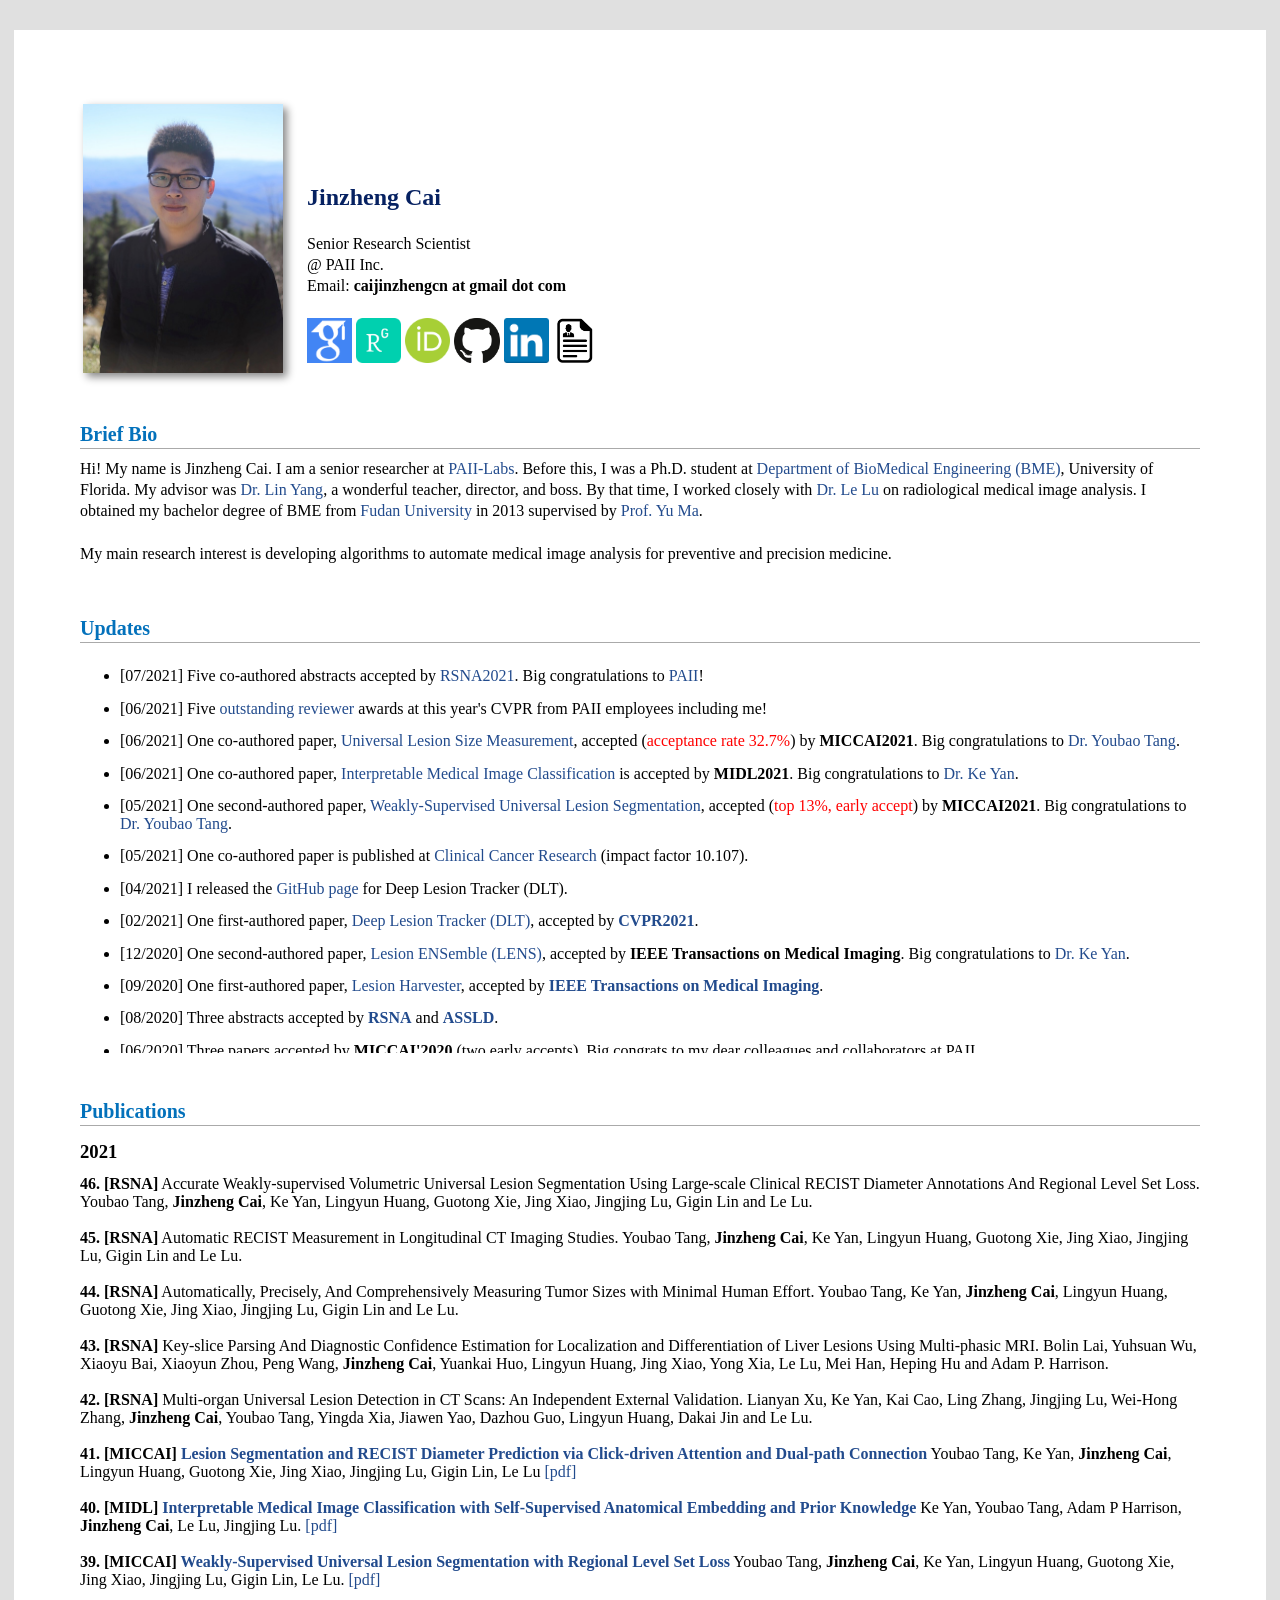
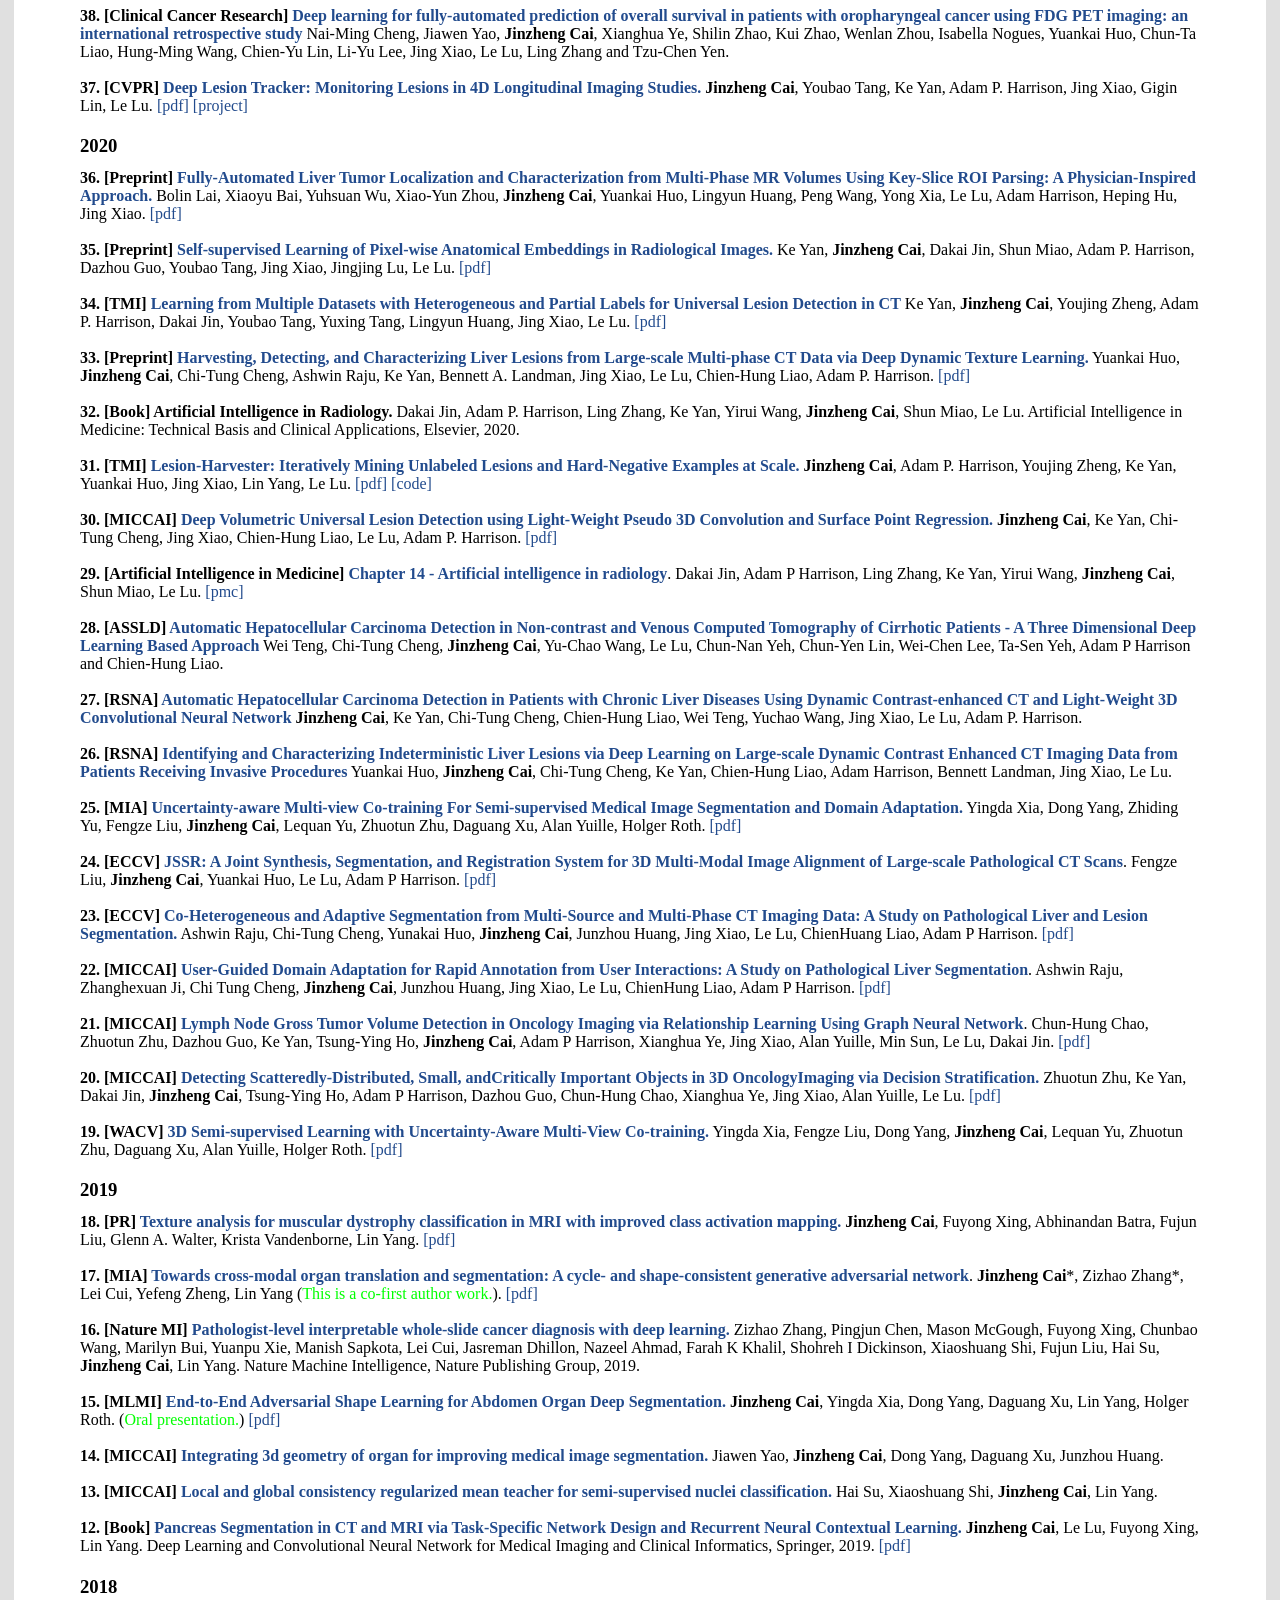
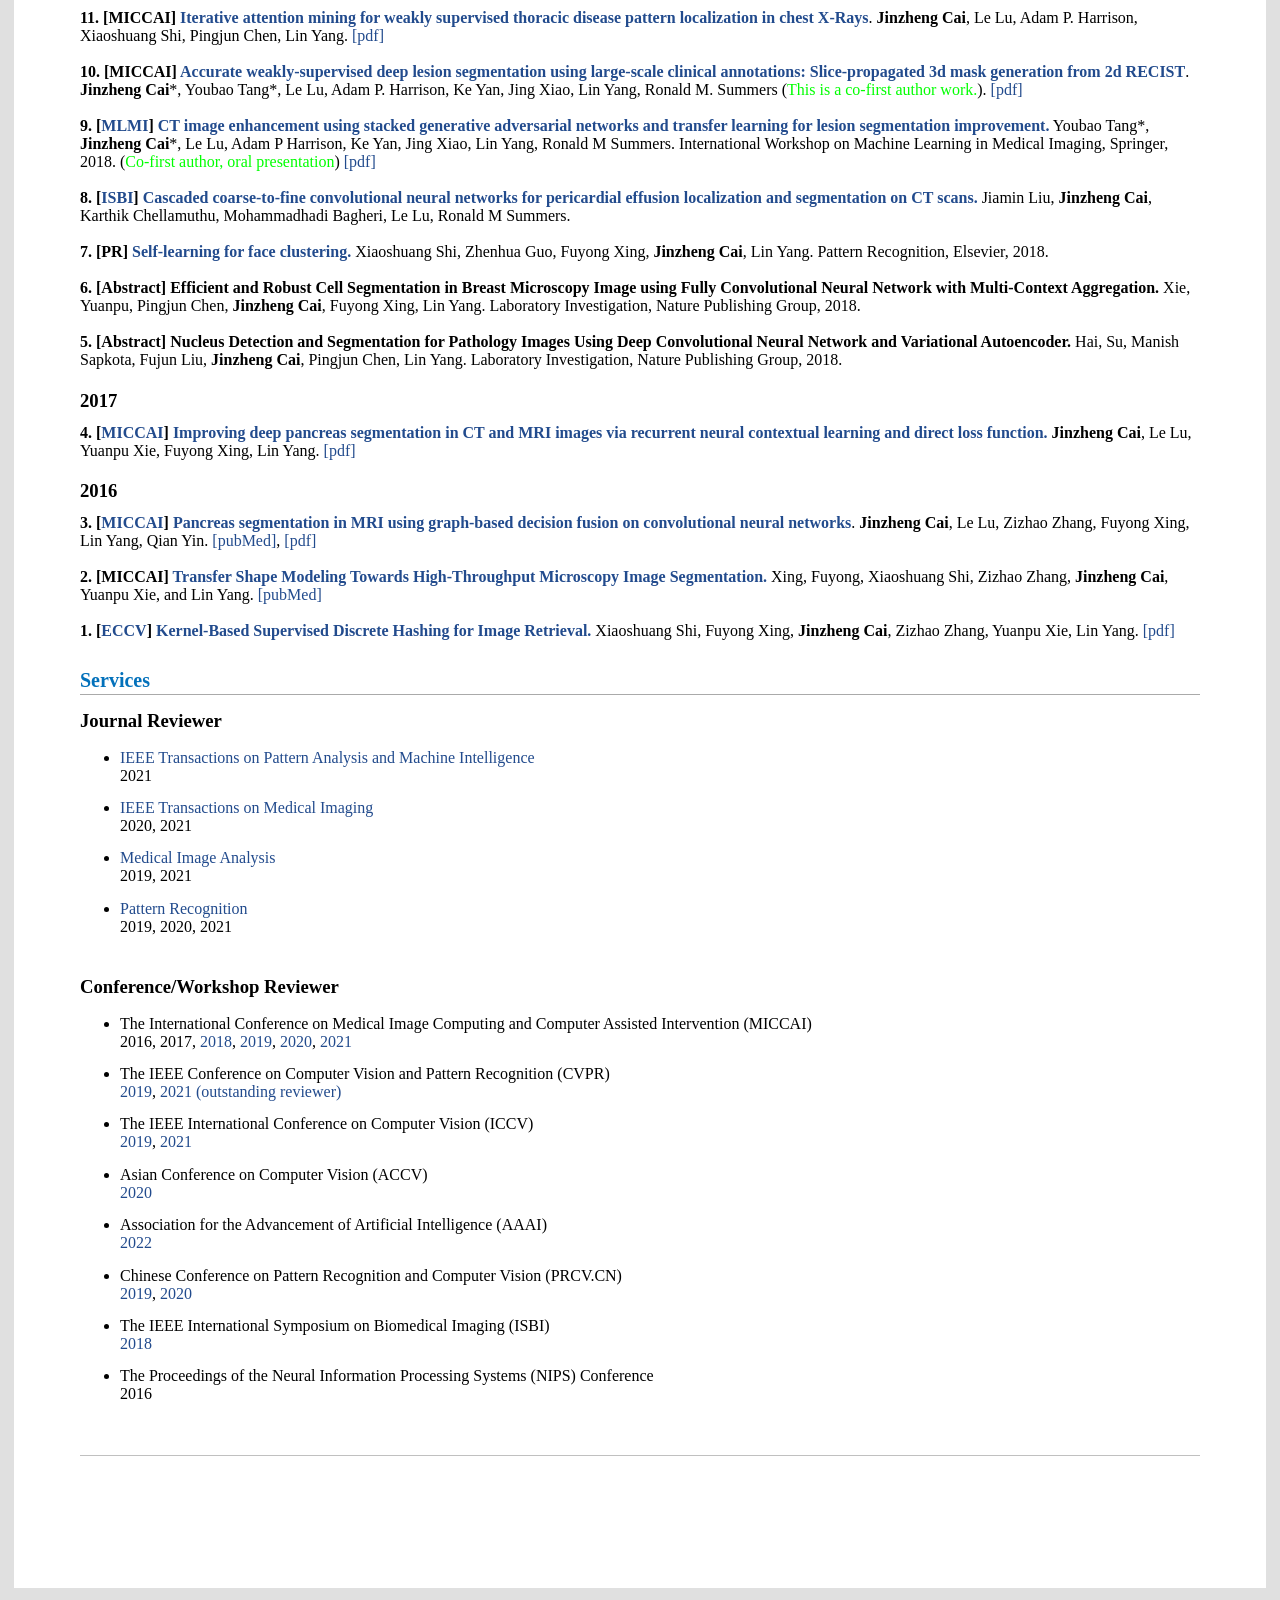
<file: index.html>
<!DOCTYPE html PUBLIC "-//W3C//DTD XHTML 1.1//EN" "http://www.w3.org/TR/xhtml11/DTD/xhtml11.dtd">
<html xmlns="http://www.w3.org/1999/xhtml" xml:lang="en">

<head>
    <meta name="author" content="Jinzheng Cai" /> 
    <meta name="keyworkds" content="Jinzheng Cai, Homepage" />
    <meta name="description" content="Homepage of Jinzheng Cai" /> 
    <meta name="viewport" content="width=device-width, initial-scale=1.0" />
    <meta name="google-site-verification" content="MoR9-zmnPM1LMkTPIjp1GhWG192L2Yv8wTwtZGUqXVM" />
    <meta http-equiv="Content-Type" content="text/html; charset=UTF-8">
    <meta name="google-site-verification" content="hRWbpxG41y_dQCgyn9ixgd180Bz3c8Z8zBkN8ItnNB8" />

    <link rel="stylesheet" href="./datafiles/jemdoc.css" type="text/css">
    <title>Jinzheng Cai-Home Page</title>

    <script type="text/javascript" async="" src="./datafiles/ga.js"></script>
    <script type="text/javascript" async="" src="./datafiles/map.js"></script>
    <script type="text/javascript">
        var _gaq = _gaq || [];
        _gaq.push(['_setAccount', 'UA-39824124-1']);
        _gaq.push(['_trackPageview']);

        (function() {
            var ga = document.createElement('script'); ga.type = 'text/javascript'; ga.async = true;
            ga.src = ('https:' == document.location.protocol ? 'https://ssl' : 'http://www') + '.google-analytics.com/ga.js';
            var s = document.getElementsByTagName('script')[0]; s.parentNode.insertBefore(ga, s);
        })();
    </script>
    
    <!-- <div><style>*{font-family:undefined,sans-serif!important;}</style></div> -->
    <script type="text/javascript" src="./datafiles/jquery.min.js"></script>
</head>

<body data-feedly-mini="yes">

<div id="layout-content" style="margin-top:25px">

<br><br>

<table>
    <tbody>
        <tr>
            <td rowspan="1">
                <img src="./images/selfie.jpeg" border="0" width="200" align="right" style="box-shadow: 4px 4px 8px #888; margin-right:20px; margin-top: 0px"><br>
            </td>

            <td valign="bottom">
                <div id="toptitle">
                    <h1><font size="5" color="#062161">Jinzheng Cai</font> &nbsp; </h1>
                    <h1></h1>
                </div>

                <p> 
                    <font size="3">
                        Senior Research Scientist <br>
                        @ PAII Inc. <br>
                        Email: <b>caijinzhengcn at gmail dot com</b> <br>
                    </font> 
                    <br>
                    <a href="https://scholar.google.com/citations?user=CMvKurQAAAAJ&hl=en" data-toggle="tooltip" title="Google Scholar" target="_blank">
                        <img src="images/icons/google_scholar.png" height="45px">
                    </a> 
                    <a href="https://www.researchgate.net/profile/Jinzheng_Cai" data-toggle="tooltip" title="Research Gate" target="_blank">
                        <img src="images/icons/researchgate.png" height="45px">
                    </a>
                    <a href="https://orcid.org/0000-0002-7614-4524" data-toggle="tooltip" title="ORCiD" target="_blank">
                        <img src="images/icons/orcid.png" height="45px">
                    </a>
                    <a href="https://github.com/JimmyCai91" data-toggle="tooltip" title="GitHub" target="_blank">
                        <img src="images/icons/github.png" height="45px">
                    </a>
                    <a href="https://www.linkedin.com/in/jinzheng-cai-108ba316b/" data-toggle="tooltip" title="Linkedin" target="_blank">
                        <img src="images/icons/linkedin.png" height="45px">
                    </a>
                    <a href="./pdfs/Resume.pdf" data-toggle="tooltip" title="CV" target="_blank">
                        <img src="images/icons/resume.png" height="45px">
                    </a>
                </p>

            </td>
        </tr>
    </tbody>
</table>

<br>
<h2><font color="#0371BB">Brief Bio</font></h2>
<p><font>
    Hi! My name is Jinzheng Cai. I am a senior researcher at <a href="http://www.paii-labs.com/">PAII-Labs</a>. Before this, I was a Ph.D. student at <a href="https://bme.ufl.edu" target="_blank">Department of BioMedical Engineering (BME)</a>, University of Florida. My advisor was <a href="https://www.yanglinlab.com" target="_blank">Dr. Lin Yang</a>, a wonderful teacher, director, and boss. By that time, I worked closely with <a href="http://www.cs.jhu.edu/~lelu/" target="_blank">Dr. Le Lu</a> on radiological medical image analysis. I obtained my bachelor degree of BME from <a href="http://www.fudan.edu.cn/en/" target="_blank">Fudan University</a> in 2013 supervised by <a href="http://www.it.fudan.edu.cn/En/Data/View/1929" target="_blank">Prof. Yu Ma</a>. 
</font></p>

<br>
<p><fond>
    My main research interest is developing algorithms to automate medical image analysis for preventive and precision medicine. 
</font></p>

<br>
<h2><font color="#0371BB">Updates</font></h2>

<div align=left 
style=' 
color: #000000; 
background-color: #ffffff; 
border: solid 0px #000000; 
height: 400px; 
margin-right: 1px;
overflow: scroll; 
scrollbar-face-color: #889B9F;
scrollbar-shadow-color: #3D5054;
scrollbar-highlight-color: #C3D6DA;
scrollbar-3dlight-color: #3D5054;
scrollbar-darkshadow-color: #85989C;
scrollbar-track-color: #95A6AA;
scrollbar-arrow-color: #FFD6DA;
'>
    <ul>
        <li>[07/2021] Five co-authored abstracts accepted by <a href="https://www.rsna.org/annual-meeting">RSNA2021</a>. Big congratulations to <a href="http://www.paii-labs.com/">PAII</a>!</li>
        <li>[06/2021] Five <a href="http://cvpr2021.thecvf.com/node/184">outstanding reviewer</a> awards at this year's CVPR from PAII employees including me!</li>
        <li>[06/2021] One co-authored paper, <a href="https://arxiv.org/abs/2105.01828">Universal Lesion Size Measurement</a>, accepted (<font color="#FF0000">acceptance rate 32.7%</font>) by <b>MICCAI2021</b>. Big congratulations to <a href="https://tangyoubao.github.io/">Dr. Youbao Tang</a>.</li>	
        <li>[06/2021] One co-authored paper, <a href="https://openreview.net/forum?id=0wblcjbC2sN">Interpretable Medical Image Classification</a> is accepted by <b>MIDL2021</b>. Big congratulations to <a href="http://yanke23.com/">Dr. Ke Yan</a>. </li>
        <li>[05/2021] One second-authored paper, <a href="https://arxiv.org/abs/2105.01218">Weakly-Supervised Universal Lesion Segmentation</a>, accepted (<font color="#FF0000">top 13%, early accept</font>) by <b>MICCAI2021</b>. Big congratulations to <a href="https://tangyoubao.github.io/">Dr. Youbao Tang</a>.</li>	
        <li>[05/2021] One co-authored paper is published at <a href="https://clincancerres.aacrjournals.org/content/early/2021/05/03/1078-0432.CCR-20-4935">Clinical Cancer Research</a> (impact factor 10.107).</li>
        <li>[04/2021] I released the <a href="https://github.com/JimmyCai91/DLT">GitHub page</a> for Deep Lesion Tracker (DLT).</li>
        <li>[02/2021] One first-authored paper, <a href="https://arxiv.org/abs/2012.04872">Deep Lesion Tracker (DLT)</a>, accepted by <a href="http://cvpr2021.thecvf.com/"><b>CVPR2021</b></a>. </li>	
        <li>[12/2020] One second-authored paper, <a href="https://arxiv.org/abs/2009.02577">Lesion ENSemble (LENS)</a>, accepted by <b>IEEE Transactions on Medical Imaging</b>. Big congratulations to <a href="http://yanke23.com/">Dr. Ke Yan</a>.</li>	
        <li>[09/2020] One first-authored paper, <a href="https://arxiv.org/abs/2001.07776">Lesion Harvester</a>, accepted by <a href="https://ieeexplore.ieee.org/xpl/RecentIssue.jsp?punumber=42"><b>IEEE Transactions on Medical Imaging</b></a>. </li>	
        <li>[08/2020] Three abstracts accepted by <b><a href="https://www.rsna.org/">RSNA</a></b> and <b><a href="https://www.aasld.org/">ASSLD</a></b>. </li>	
        <li>[06/2020] Three papers accepted by <b>MICCAI'2020</b> (two early accepts). Big congrats to my dear colleagues and collaborators at PAII.</li>	
        <li>[08/2019] Three papers accepted by <b>MICCAI'2019</b> and <b>MICCAI-MLMI'2019</b> (oral).</li>	
    </ul>
</div>

<!-- <br>
<h2><font color="#0371BB">Projects</font></h2>
<h3><font color="#000000"><b>Lesion Tracker</b></font></h3>
<embed width=200 height=200 src="images/dlt.gif" type="image/tiff" negative=Yes> -->

<br>
<h2><font color="#0371BB">Publications</font></h2>
<h3><font color="#000000"><b>2021</b></font></h3>
    <b>46. [RSNA]</b> Accurate Weakly-supervised Volumetric Universal Lesion Segmentation Using Large-scale Clinical RECIST Diameter Annotations And Regional Level Set Loss. Youbao Tang, <b>Jinzheng Cai</b>, Ke Yan, Lingyun Huang, Guotong Xie, Jing Xiao, Jingjing Lu, Gigin Lin and Le Lu.
    <br><br>
    <b>45. [RSNA]</b> Automatic RECIST Measurement in Longitudinal CT Imaging Studies. Youbao Tang, <b>Jinzheng Cai</b>, Ke Yan, Lingyun Huang, Guotong Xie, Jing Xiao, Jingjing Lu, Gigin Lin and Le Lu.
    <br><br>
    <b>44. [RSNA]</b> Automatically, Precisely, And Comprehensively Measuring Tumor Sizes with Minimal Human Effort. Youbao Tang, Ke Yan, <b>Jinzheng Cai</b>, Lingyun Huang, Guotong Xie, Jing Xiao, Jingjing Lu, Gigin Lin and Le Lu.
    <br><br>
    <b>43. [RSNA]</b> Key-slice Parsing And Diagnostic Confidence Estimation for Localization and Differentiation of Liver Lesions Using Multi-phasic MRI. Bolin Lai, Yuhsuan Wu, Xiaoyu Bai, Xiaoyun Zhou, Peng Wang, <b>Jinzheng Cai</b>, Yuankai Huo, Lingyun Huang, Jing Xiao, Yong Xia, Le Lu, Mei Han, Heping Hu and Adam P. Harrison.
    <br><br>
    <b>42. [RSNA]</b> Multi-organ Universal Lesion Detection in CT Scans: An Independent External Validation. Lianyan Xu, Ke Yan, Kai Cao, Ling Zhang, Jingjing Lu, Wei-Hong Zhang, <b>Jinzheng Cai</b>, Youbao Tang, Yingda Xia, Jiawen Yao, Dazhou Guo, Lingyun Huang, Dakai Jin and Le Lu.
    <br><br>
    <b>41. [MICCAI] <a href="https://arxiv.org/abs/2105.01828">Lesion Segmentation and RECIST Diameter Prediction via Click-driven Attention and Dual-path Connection</a></b> Youbao Tang, Ke Yan, <b>Jinzheng Cai</b>, Lingyun Huang, Guotong Xie, Jing Xiao, Jingjing Lu, Gigin Lin, Le Lu <a href="https://arxiv.org/pdf/2105.01828.pdf">[pdf]</a>
    <br><br>
    <b>40. [MIDL] <a href="https://openreview.net/forum?id=0wblcjbC2sN">Interpretable Medical Image Classification with Self-Supervised Anatomical Embedding and Prior Knowledge</a></b> Ke Yan, Youbao Tang, Adam P Harrison, <b>Jinzheng Cai</b>, Le Lu, Jingjing Lu. <a href="https://openreview.net/pdf?id=0wblcjbC2sN">[pdf]</a>
    <br><br>
    <b>39. [MICCAI] <a href="https://arxiv.org/abs/2105.01218">Weakly-Supervised Universal Lesion Segmentation with Regional Level Set Loss</a></b> Youbao Tang, <b>Jinzheng Cai</b>, Ke Yan, Lingyun Huang, Guotong Xie, Jing Xiao, Jingjing Lu, Gigin Lin, Le Lu. <a href="https://arxiv.org/pdf/2105.01218.pdf">[pdf]</a>
    <br><br>
    <b>38. [Clinical Cancer Research] <a href="https://clincancerres.aacrjournals.org/content/early/2021/05/03/1078-0432.CCR-20-4935">Deep learning for fully-automated prediction of overall survival in patients with oropharyngeal cancer using FDG PET imaging: an international retrospective study</a></b> Nai-Ming Cheng, Jiawen Yao, <b>Jinzheng Cai</b>, Xianghua Ye, Shilin Zhao, Kui Zhao, Wenlan Zhou, Isabella Nogues, Yuankai Huo, Chun-Ta Liao, Hung-Ming Wang, Chien-Yu Lin, Li-Yu Lee, Jing Xiao, Le Lu, Ling Zhang and Tzu-Chen Yen.
    <br><br>
    <b>37. [CVPR] <a href="https://arxiv.org/abs/2012.04872">Deep Lesion Tracker: Monitoring Lesions in 4D Longitudinal Imaging Studies.</a></b> <b>Jinzheng Cai</b>, Youbao Tang, Ke Yan, Adam P. Harrison, Jing Xiao, Gigin Lin, Le Lu. <a href="https://arxiv.org/pdf/2012.04872.pdf">[pdf]</a> <a href="https://github.com/JimmyCai91/DLT">[project]</a>

    <!-- <br><br> -->
<h3><font color="#000000"><b>2020</b></font></h3>
    <b>36. [Preprint] <a href="https://arxiv.org/abs/2012.06964">Fully-Automated Liver Tumor Localization and Characterization from Multi-Phase MR Volumes Using Key-Slice ROI Parsing: A Physician-Inspired Approach.</a></b> Bolin Lai, Xiaoyu Bai, Yuhsuan Wu, Xiao-Yun Zhou, <b>Jinzheng Cai</b>, Yuankai Huo, Lingyun Huang, Peng Wang, Yong Xia, Le Lu, Adam Harrison, Heping Hu, Jing Xiao. <a href="https://arxiv.org/pdf/2012.06964.pdf">[pdf]</a>
    <br><br>
    <b>35. [Preprint] <a href="https://arxiv.org/abs/2012.02383">Self-supervised Learning of Pixel-wise Anatomical Embeddings in Radiological Images.</a></b> Ke Yan, <b>Jinzheng Cai</b>, Dakai Jin, Shun Miao, Adam P. Harrison, Dazhou Guo, Youbao Tang, Jing Xiao, Jingjing Lu, Le Lu. <a href="https://arxiv.org/pdf/2012.02383.pdf">[pdf]</a>
    <br><br>
    <b>34. [TMI] <a href="https://ieeexplore.ieee.org/document/9309244">Learning from Multiple Datasets with Heterogeneous and Partial Labels for Universal Lesion Detection in CT</a></b> Ke Yan, <b>Jinzheng Cai</b>, Youjing Zheng, Adam P. Harrison, Dakai Jin, Youbao Tang, Yuxing Tang, Lingyun Huang, Jing Xiao, Le Lu. <a href="https://arxiv.org/pdf/2009.02577.pdf">[pdf]</a>
    <br><br>
    <b>33. [Preprint] <a href="https://arxiv.org/abs/2006.15691">Harvesting, Detecting, and Characterizing Liver Lesions from Large-scale Multi-phase CT Data via Deep Dynamic Texture Learning.</a></b> Yuankai Huo, <b>Jinzheng Cai</b>, Chi-Tung Cheng, Ashwin Raju, Ke Yan, Bennett A. Landman, Jing Xiao, Le Lu, Chien-Hung Liao, Adam P. Harrison. <a href="https://arxiv.org/pdf/2006.15691.pdf">[pdf]</a>
    <br><br>
    <b>32. [Book] Artificial Intelligence in Radiology.</b> Dakai Jin, Adam P. Harrison, Ling Zhang, Ke Yan, Yirui Wang, <b>Jinzheng Cai</b>, Shun Miao, Le Lu. Artificial Intelligence in Medicine: Technical Basis and Clinical Applications, Elsevier, 2020. 
    <br><br>
    <b>31. [TMI] <a href="https://ieeexplore.ieee.org/document/9187431">Lesion-Harvester: Iteratively Mining Unlabeled Lesions and Hard-Negative Examples at Scale.</a></b> <b>Jinzheng Cai</b>, Adam P. Harrison, Youjing Zheng, Ke Yan, Yuankai Huo, Jing Xiao, Lin Yang, Le Lu. <a href="https://arxiv.org/pdf/2001.07776.pdf">[pdf]</a> <a href="https://github.com/JimmyCai91/LesionHarvester">[code]</a>
    <br><br>
    <b>30. [MICCAI] <a href="">Deep Volumetric Universal Lesion Detection using Light-Weight Pseudo 3D Convolution and Surface Point Regression.</a></b>	<b>Jinzheng Cai</b>, Ke Yan, Chi-Tung Cheng, Jing Xiao, Chien-Hung Liao, Le Lu, Adam P. Harrison. <a href="https://arxiv.org/pdf/2008.13254.pdf">[pdf]</a>
    <br><br>
    <b>29. [Artificial Intelligence in Medicine] <a href="https://www.sciencedirect.com/science/article/pii/B9780128212592000144">Chapter 14 - Artificial intelligence in radiology</a></b>. Dakai Jin, Adam P Harrison, Ling Zhang, Ke Yan, Yirui Wang, <b>Jinzheng Cai</b>, Shun Miao, Le Lu. <a href="https://www.ncbi.nlm.nih.gov/pmc/articles/PMC7484814/">[pmc]</a>
    <br><br>
    <b>28. [ASSLD] <a href="">Automatic Hepatocellular Carcinoma Detection in Non-contrast and Venous Computed Tomography of Cirrhotic Patients - A Three Dimensional Deep Learning Based Approach</a></b> Wei Teng, Chi-Tung Cheng, <b>Jinzheng Cai</b>, Yu-Chao Wang, Le Lu, Chun-Nan Yeh, Chun-Yen Lin, Wei-Chen Lee, Ta‐Sen Yeh, Adam P Harrison and Chien-Hung Liao.
    <br><br>
    <b>27. [RSNA] <a href="">Automatic Hepatocellular Carcinoma Detection in Patients with Chronic Liver Diseases Using Dynamic Contrast-enhanced CT and Light-Weight 3D Convolutional Neural Network</a></b> <b>Jinzheng Cai</b>, Ke Yan, Chi-Tung Cheng, Chien-Hung Liao, Wei Teng, Yuchao Wang, Jing Xiao, Le Lu, Adam P. Harrison.
    <br><br>
    <b>26. [RSNA] <a href="">Identifying and Characterizing Indeterministic Liver Lesions via Deep Learning on Large-scale Dynamic Contrast Enhanced CT Imaging Data from Patients Receiving Invasive Procedures</a></b> Yuankai Huo, <b>Jinzheng Cai</b>, Chi-Tung Cheng, Ke Yan, Chien-Hung Liao, Adam Harrison, Bennett Landman, Jing Xiao, Le Lu.
    <br><br>
    <b>25. [MIA] <a href="https://www.sciencedirect.com/science/article/abs/pii/S1361841520301304">Uncertainty-aware Multi-view Co-training For Semi-supervised Medical Image Segmentation and Domain Adaptation.</a></b> Yingda Xia, Dong Yang, Zhiding Yu, Fengze Liu, <b>Jinzheng Cai</b>, Lequan Yu, Zhuotun Zhu, Daguang Xu, Alan Yuille, Holger Roth. <a href="https://arxiv.org/pdf/2006.16806.pdf">[pdf]</a> 
    <br><br>
    <b>24. [ECCV] <a href="">JSSR: A Joint Synthesis, Segmentation, and Registration System for 3D Multi-Modal Image Alignment of Large-scale Pathological CT Scans</a></b>. Fengze Liu, <b>Jinzheng Cai</b>, Yuankai Huo, Le Lu, Adam P Harrison. <a href="https://arxiv.org/pdf/2005.12209.pdf">[pdf]</a>
    <br><br>
    <b>23. [ECCV] <a href="">Co-Heterogeneous and Adaptive Segmentation from Multi-Source and Multi-Phase CT Imaging Data: A Study on Pathological Liver and Lesion Segmentation.</a></b> Ashwin Raju, Chi-Tung Cheng, Yunakai Huo, <b>Jinzheng Cai</b>, Junzhou Huang, Jing Xiao, Le Lu, ChienHuang Liao, Adam P Harrison. <a href="https://arxiv.org/pdf/2005.13201.pdf">[pdf]</a>
    <br><br>
    <b>22. [MICCAI] <a href="">User-Guided Domain Adaptation for Rapid Annotation from User Interactions: A Study on Pathological Liver Segmentation</a></b>. Ashwin Raju, Zhanghexuan Ji, Chi Tung Cheng, <b>Jinzheng Cai</b>, Junzhou Huang, Jing Xiao, Le Lu, ChienHung Liao, Adam P Harrison. <a href="https://arxiv.org/pdf/2009.02455.pdf">[pdf]</a>
    <br><br>
    <b>21. [MICCAI] <a href="">Lymph Node Gross Tumor Volume Detection in Oncology Imaging via Relationship Learning Using Graph Neural Network</a></b>. Chun-Hung Chao, Zhuotun Zhu, Dazhou Guo, Ke Yan, Tsung-Ying Ho, <b>Jinzheng Cai</b>, Adam P Harrison, Xianghua Ye, Jing Xiao, Alan Yuille, Min Sun, Le Lu, Dakai Jin. <a href="https://arxiv.org/pdf/2008.13013.pdf">[pdf]</a>
    <br><br>
    <b>20. [MICCAI] <a href="">Detecting Scatteredly-Distributed, Small, andCritically Important Objects in 3D OncologyImaging via Decision Stratification.</a></b> Zhuotun Zhu, Ke Yan, Dakai Jin, <b>Jinzheng Cai</b>, Tsung-Ying Ho, Adam P Harrison, Dazhou Guo, Chun-Hung Chao, Xianghua Ye, Jing Xiao, Alan Yuille, Le Lu. <a href="https://arxiv.org/pdf/2005.13705.pdf">[pdf]</a>
    <br><br>
    <b>19. [WACV] <a href="https://openaccess.thecvf.com/content_WACV_2020/html/Xia_3D_semi-supervised_learning_with_uncertainty-aware_multi-view_co-training_WACV_2020_paper.html">3D Semi-supervised Learning with Uncertainty-Aware Multi-View Co-training.</a></b> Yingda Xia, Fengze Liu, Dong Yang, <b>Jinzheng Cai</b>, Lequan Yu, Zhuotun Zhu, Daguang Xu, Alan Yuille, Holger Roth. <a href="https://openaccess.thecvf.com/content_WACV_2020/html/Xia_3D_semi-supervised_learning_with_uncertainty-aware_multi-view_co-training_WACV_2020_paper.html">[pdf]</a>
<br>

<h3><font color="#000000"><b>2019</b></font></h3>
    <b>18. [PR] <a href="https://www.sciencedirect.com/science/article/pii/S0031320318303108">Texture analysis for muscular dystrophy classification in MRI with improved class activation mapping.</a></b> <b>Jinzheng Cai</b>, Fuyong Xing, Abhinandan Batra, Fujun Liu, Glenn A. Walter, Krista Vandenborne, Lin Yang. <a href="./pdfs/PR2019.pdf">[pdf]</a>
    <br><br>
    <b>17. [MIA] <a href="https://www.sciencedirect.com/science/article/pii/S1361841518303426" target="_blank">Towards cross-modal organ translation and segmentation: A cycle- and shape-consistent generative adversarial network</a></b>. <b>Jinzheng Cai</b>*, Zizhao Zhang*, Lei Cui, Yefeng Zheng, Lin Yang (<font color="#00FF00">This is a co-first author work.</font>). <a href="./pdfs/MIA2019.pdf">[pdf]</a>  
    <br><br>
    <b>16. [Nature MI] <a href="https://www.nature.com/articles/s42256-019-0052-1">Pathologist-level interpretable whole-slide cancer diagnosis with deep learning.</a></b> Zizhao Zhang, Pingjun Chen, Mason McGough, Fuyong Xing, Chunbao Wang, Marilyn Bui, Yuanpu Xie, Manish Sapkota, Lei Cui, Jasreman Dhillon, Nazeel Ahmad, Farah K Khalil, Shohreh I Dickinson, Xiaoshuang Shi, Fujun Liu, Hai Su, <b>Jinzheng Cai</b>, Lin Yang. Nature Machine Intelligence, Nature Publishing Group, 2019.
    <br><br>
    <b>15. [MLMI] <a href="https://link.springer.com/chapter/10.1007/978-3-030-32692-0_15">End-to-End Adversarial Shape Learning for Abdomen Organ Deep Segmentation.</a></b> <b>Jinzheng Cai</b>, Yingda Xia, Dong Yang, Daguang Xu, Lin Yang, Holger Roth. (<font color="#00FF00">Oral presentation.</font>) <a href="https://arxiv.org/pdf/1910.06474.pdf">[pdf]</a>
    <br><br>
    <b>14. [MICCAI] <a href="https://link.springer.com/chapter/10.1007/978-3-030-32254-0_36">Integrating 3d geometry of organ for improving medical image segmentation.</a></b> Jiawen Yao, <b>Jinzheng Cai</b>, Dong Yang, Daguang Xu, Junzhou Huang. 
    <br><br>
    <b>13. [MICCAI] <a href="https://link.springer.com/chapter/10.1007/978-3-030-32239-7_62">Local and global consistency regularized mean teacher for semi-supervised nuclei classification.</a></b> Hai Su, Xiaoshuang Shi, <b>Jinzheng Cai</b>, Lin Yang. 
    <br><br>
    <b>12. [Book] <a href="https://link.springer.com/chapter/10.1007/978-3-030-13969-8_1">Pancreas Segmentation in CT and MRI via Task-Specific Network Design and Recurrent Neural Contextual Learning.</a></b> <b>Jinzheng Cai</b>, Le Lu, Fuyong Xing, Lin Yang. Deep Learning and Convolutional Neural Network for Medical Imaging and Clinical Informatics, Springer, 2019. <a href="https://arxiv.org/pdf/1803.11303.pdf">[pdf]</a>

<br>

<h3><font color="#000000"><b>2018</b></font></h3>
    <b>11. [MICCAI] <a href="https://arxiv.org/pdf/1807.00958.pdf">Iterative attention mining for weakly supervised thoracic disease pattern localization in chest X-Rays</a></b>. <b>Jinzheng Cai</b>, Le Lu, Adam P. Harrison, Xiaoshuang Shi, Pingjun Chen, Lin Yang. <a href="https://arxiv.org/pdf/1807.00958.pdf">[pdf]</a>
    <br><br>
    <b>10. [MICCAI] <a href="https://link.springer.com/chapter/10.1007/978-3-030-00937-3_46" target="_blank">Accurate weakly-supervised deep lesion segmentation using large-scale clinical annotations: Slice-propagated 3d mask generation from 2d RECIST</a></b>. <b>Jinzheng Cai</b>*, Youbao Tang*, Le Lu, Adam P. Harrison, Ke Yan, Jing Xiao, Lin Yang, Ronald M. Summers (<font color="#00FF00">This is a co-first author work.</font>). <a href="https://arxiv.org/pdf/1807.01172.pdf">[pdf]</a>
    <br><br>
    <b>9. [<a href="http://mlmi2018.web.unc.edu/">MLMI</a>] <a href="https://link.springer.com/chapter/10.1007/978-3-030-00919-9_6">CT image enhancement using stacked generative adversarial networks and transfer learning for lesion segmentation improvement.</a></b> Youbao Tang*, <b>Jinzheng Cai</b>*, Le Lu, Adam P Harrison, Ke Yan, Jing Xiao, Lin Yang, Ronald M Summers. International Workshop on Machine Learning in Medical Imaging, Springer, 2018. (<font color="#00FF00">Co-first author, oral presentation</font>) <a href="https://arxiv.org/pdf/1807.07144.pdf">[pdf]</a>
    <br><br>
    <b>8. [<a href="https://biomedicalimaging.org/2018/">ISBI</a>] <a href="https://ieeexplore.ieee.org/abstract/document/8363761">Cascaded coarse-to-fine convolutional neural networks for pericardial effusion localization and segmentation on CT scans.</a></b> Jiamin Liu, <b>Jinzheng Cai</b>, Karthik Chellamuthu, Mohammadhadi Bagheri, Le Lu, Ronald M Summers. 
    <br><br>
    <b>7. [PR] <a href="https://www.sciencedirect.com/science/article/abs/pii/S0031320318300633">Self-learning for face clustering.</a></b> Xiaoshuang Shi, Zhenhua Guo, Fuyong Xing, <b>Jinzheng Cai</b>, Lin Yang. Pattern Recognition, Elsevier, 2018.
    <br><br>
    <b>6. [Abstract] Efficient and Robust Cell Segmentation in Breast Microscopy Image using Fully Convolutional Neural Network with Multi-Context Aggregation.</b> Xie, Yuanpu, Pingjun Chen, <b>Jinzheng Cai</b>, Fuyong Xing, Lin Yang. Laboratory Investigation, Nature Publishing Group, 2018.
    <br><br>
    <b>5. [Abstract] Nucleus Detection and Segmentation for Pathology Images Using Deep Convolutional Neural Network and Variational Autoencoder.</b> Hai, Su, Manish Sapkota, Fujun Liu, <b>Jinzheng Cai</b>, Pingjun Chen, Lin Yang. Laboratory Investigation, Nature Publishing Group, 2018. 

<br>
<h3><font color="#000000"><b>2017</b></font></h3>
    <b>4. [<a href="https://www.miccai2017.org/">MICCAI</a>] <a href="https://arxiv.org/pdf/1707.04912.pdf" target="_blank">Improving deep pancreas segmentation in CT and MRI images via recurrent neural contextual learning and direct loss function.</a></b> <b>Jinzheng Cai</b>, Le Lu, Yuanpu Xie, Fuyong Xing, Lin Yang. <a href="https://arxiv.org/pdf/1707.04912.pdf">[pdf]</a>
<br>
<h3><font color="#000000"><b>2016</b></font></h3>
    <b>3. [<a href="https://www.miccai2016.org/en/">MICCAI</a>] <a href="https://www.ncbi.nlm.nih.gov/pmc/articles/PMC5223591/" target="_blank">Pancreas segmentation in MRI using graph-based decision fusion on convolutional neural networks</a></b>. <b>Jinzheng Cai</b>, Le Lu, Zizhao Zhang, Fuyong Xing, Lin Yang, Qian Yin. <a href="https://www.ncbi.nlm.nih.gov/pmc/articles/PMC5223591/">[pubMed]</a>, <a href="https://www.researchgate.net/publication/308828266_Pancreas_Segmentation_in_MRI_Using_Graph-Based_Decision_Fusion_on_Convolutional_Neural_Networks#fullTextFileContent">[pdf]</a>
    <br><br>
    <b>2. [MICCAI] <a href="https://link.springer.com/chapter/10.1007/978-3-319-46726-9_22">Transfer Shape Modeling Towards High-Throughput Microscopy Image Segmentation.</a></b> Xing, Fuyong, Xiaoshuang Shi, Zizhao Zhang, <b>Jinzheng Cai</b>, Yuanpu Xie, and Lin Yang. <a href="https://www.ncbi.nlm.nih.gov/pmc/articles/PMC5136467/">[pubMed]</a>
    <br><br>
    <b>1. [<a href="http://www.eccv2016.org/">ECCV</a>] <a href="https://link.springer.com/chapter/10.1007/978-3-319-46478-7_26">Kernel-Based Supervised Discrete Hashing for Image Retrieval.</a></b> Xiaoshuang Shi, Fuyong Xing, <b>Jinzheng Cai</b>, Zizhao Zhang, Yuanpu Xie, Lin Yang. <a href="http://plaza.ufl.edu/xsshi2015/paper_list/eccv2016.pdf">[pdf]</a>
<br>

<h2><font color="#0371BB">Services</font></h2>
<h3><b>Journal Reviewer</b></h3>
    <ul>
        <li>
            <a href="https://ieeexplore-ieee-org.ezproxy.lib.vt.edu/xpl/RecentIssue.jsp?punumber=34">IEEE Transactions on Pattern Analysis and Machine Intelligence</a> <br>
            2021
        </li>
    </ul>
    <ul>
        <li>
            <a href="https://ieeexplore.ieee.org/xpl/RecentIssue.jsp?punumber=42">IEEE Transactions on Medical Imaging</a> <br>
            2020, 2021
        </li>
    <li>
            <a href="https://www.journals.elsevier.com/medical-image-analysis">Medical Image Analysis</a> <br>
            2019, 2021
        </li>
    <li>
            <a href="https://www.editorialmanager.com/PR/default.aspx">Pattern Recognition</a> <br>
            2019, 2020, 2021
        </li>
    </ul>
<br>

<h3><b>Conference/Workshop Reviewer</b></h3>
    <ul>

        <li>
            The International Conference on Medical Image Computing and Computer Assisted Intervention (MICCAI) <br>
            2016, 2017, <a href="http://www.miccai2018.org">2018</a>, <a href="http://www.miccai2019.org/">2019</a>, <a href="http://miccai2020.org">2020</a>, <a href="	https://miccai2021.org/en/default.asp">2021</a> 
        </li>

        <li>
            The IEEE Conference on Computer Vision and Pattern Recognition (CVPR) <br> 
            <a href="http://cvpr2019.thecvf.com/">2019</a>, <a href="http://cvpr2021.thecvf.com">2021</a> <a href="http://cvpr2021.thecvf.com/node/184">(outstanding reviewer)</a>
        </li>

        <li>
            The IEEE International Conference on Computer Vision (ICCV) <br> 
            <a href="http://iccv2019.thecvf.com/">2019</a>, <a href="http://iccv2021.thecvf.com/home">2021</a>
        </li>

        <li>
            Asian Conference on Computer Vision (ACCV) <br>
            <a href="http://accv2020.kyoto/">2020</a>
        </li>

        <li>
            Association for the Advancement of Artificial Intelligence (AAAI) <br>
            <a href="https://aaai.org/Conferences/AAAI-22/">2022</a>
        </li>

        <li>
            Chinese Conference on Pattern Recognition and Computer Vision (PRCV.CN) <br>
            <a href="http://www.prcv2019.com/">2019</a>, <a href="http://prcv.cn/2020/index_en.html">2020</a>
        </li>
        <li>
            The IEEE International Symposium on Biomedical Imaging (ISBI) <br> 
            <a href="https://biomedicalimaging.org/2018/">2018</a> 
        </li>
        <li>
            The Proceedings of the Neural Information Processing Systems (NIPS) Conference <br>
            2016 
        </li>
    </ul>

<div id="footer">
    <div id="footer-text"></div>
</div>

<p align="center"><iframe style="background:transparent !important" scrolling="no" frameborder="0" allowtransparency="true" width="90" height="90" src="./datafiles/a.html"></iframe><script type="text/javascript" src="./datafiles/5.js" async="async"></script></p>

<div id="feedly-mini" title="feedly Mini tookit"></div><div class="jvectormap-tip"></div></div></body></html>
</file>
<file: datafiles/jemdoc.css>
/* Default css file for jemdoc. */

table#tlayout {
    border: none;
    border-collapse: separate;
    background: white;
}

html {
  background-color: #eeeeee; 
background-color: #E0E0E0;
}

body { 
  font-family: Georgia, serif;
  color: #000;
  background-color: #ffffff; 
  text-align:left; /* for IE */
  margin-top: 30px; 
  margin-bottom: 30px;
  margin-left: auto;
  margin-right: auto;
  padding-left:  50px;
  padding-right: 50px;
  padding-top: 10px;
  padding-bottom: 30px;
  max-width: 1152px; 
}

#layout-menu {
	background: #f6f6f6;
	border: 1px solid #dddddd;
	padding-top: 0.5em;
	padding-left: 8px;
	padding-right: 8px;
	font-size: 1.0em;
	width: auto;
	white-space: nowrap;
    text-align: left;
    vertical-align: top;
}

#layout-menu td {
	background: #f4f4f4;
    vertical-align: top;
}

#layout-content {
	padding-top: 0.0em;
	padding-left: 1.0em;
	padding-right: 1.0em;
    border: none;
    background: white;
    text-align: left;
    vertical-align: top;
}

#layout-menu a {
	line-height: 1.5em;
	margin-left: 0.5em;
}

tt {
    background: #ffffdd;
}

pre, tt {
	font-size: 90%;
	font-family: monaco, monospace;
}

a, a > tt {
	color: #224b8d;
	text-decoration: none;
}

a:hover {
	border-bottom: 1px gray dotted;
}

#layout-menu a.current:link, #layout-menu a.current:visited {
	color: #022b6d;
	border-bottom: 1px gray solid;
}
#layout-menu a:link, #layout-menu a:visited, #layout-menu a:hover {
	color: #527bbd;
	text-decoration: none;
}
#layout-menu a:hover {
	text-decoration: none;
}

div.menu-category {
	border-bottom: 1px solid gray;
	margin-top: 0.8em;
	padding-top: 0.2em;
	padding-bottom: 0.1em;
	font-weight: bold;
}

div.menu-item {
	padding-left: 16px;
	text-indent: -16px;
}

div#toptitle {
	padding-bottom: 0.2em;
	margin-bottom: 0.2em;
}

div#toptitle + h2, div#toptitle + h3 {
	margin-top: 0em;
}

div#subtitle {
	margin-top: 0.0em;
	margin-bottom: 0.0em;
	padding-top: 0em;
	padding-bottom: 0.1em;
}

em {
	font-style: italic;
}

strong {
	font-weight: bold;
}


h1, h2, h3 {
	color: #000000;
	margin-top: 0.7em;
	margin-bottom: 0.5em;
	padding-bottom: 0.2em;
	line-height: 1.0;
	padding-top: 0.5em;
	border-bottom: 1px solid #aaaaaa;
}

h1 {
	font-size: 165%;
	padding-bottom: 0.3em;
}

h2 {
	padding-top: 0.8em;
	font-size: 125%;
}

h2 + h3 {
    padding-top: 0.2em;
}

h3 {
	margin-left:5em
	font-size: 100%;
	font-weight: normal;
	border-bottom: none;
}

p {
	margin-top: 0.0em;
	margin-bottom: 0.3em;
	padding: 0;
	line-height: 1.3;
}

pre {
	padding: 0;
	margin: 0;
}

div#footer {
	font-size: small;
	border-top: 1px solid #c0c0c0;
	padding-top: 0.1em;
	margin-top: 4.0em;
	color: #c0c0c0;
}

div#footer a {
	color: #80a0b0;
}

div#footer-text {
	float: left;
	padding-bottom: 8px;
}

ul, ol, dl {
	margin-top: 0.2em;
	padding-top: 0;
	margin-bottom: 0.1em;
}

dt {
	margin-top: 0.5em;
	margin-bottom: 0;
}

dl {
	margin-left: 20px;
}

dd {
	color: #222222;
}

dd > *:first-child {
	margin-top: 0;
}

ul {
	list-style-position: outside;
	list-style-type: disc;
}

p + ul, p + ol {
	margin-top: -0.5em;
}

li {
	margin-top:0.9em;
}

ol {
	list-style-position: outside;
	list-style-type: decimal;
}

li p, dd p {
	margin-bottom: 0.3em;
}


ol ol {
	list-style-type: lower-alpha;
}

ol ol ol {
	list-style-type: lower-roman;
}

p + div.codeblock {
	margin-top: -0.6em;
}

div.codeblock, div.infoblock {
	margin-right: 0%;
	margin-top: 1.2em;
	margin-bottom: 1.3em;
}

div.blocktitle {
	font-weight: bold;
	color: #cd7b62;
	margin-top: 1.2em;
	margin-bottom: 0.1em;
}

div.blockcontent {
	border: 1px solid silver;
	padding: 0.3em 0.5em;
}

div.infoblock > div.blockcontent {
	background: #ffffee;
}

div.blockcontent p + ul, div.blockcontent p + ol {
	margin-top: 0.4em;
}

div.infoblock p {
	margin-bottom: 0em;
}

div.infoblock li p, div.infoblock dd p {
	margin-bottom: 0.5em;
}

div.infoblock p + p {
	margin-top: 0.8em;
}

div.codeblock > div.blockcontent {
	background: #f6f6f6;
}

span.pycommand {
	color: #000070;
}

span.statement {
	color: #008800;
}
span.builtin {
	color: #000088;
}
span.special {
	color: #990000;
}
span.operator {
	color: #880000;
}
span.error {
	color: #aa0000;
}
span.comment, span.comment > *, span.string, span.string > * {
	color: #606060;
}

@media print {
	#layout-menu { display: none; }
}

#fwtitle {
	margin: 2px;
}

#fwtitle #toptitle {
	padding-left: 0.5em;
	margin-bottom: 0.5em;
}

#layout-content h1:first-child, #layout-content h2:first-child, #layout-content h3:first-child {
	margin-top: -0.7em;
}

div#toptitle h1, #layout-content div#toptitle h1 {
	margin-bottom: 0.0em;
	padding-bottom: 0.1em;
	padding-top: 0;
	margin-top: 0.5em;
	border-bottom: none;
}

img.eq {
	padding: 0;
	padding-left: 0.1em;
	padding-right: 0.1em;
	margin: 0;
}

img.eqwl {
	padding-left: 2em;
	padding-top: 0.6em;
	padding-bottom: 0.2em;
	margin: 0;
}

table + table {
    margin-top: 8em;
}

img {
    border: 5;
}

table.imgtable, table.imgtable td {
    border: none;
    text-align: left;
}

li{
	font-size:100%
}
</file>
